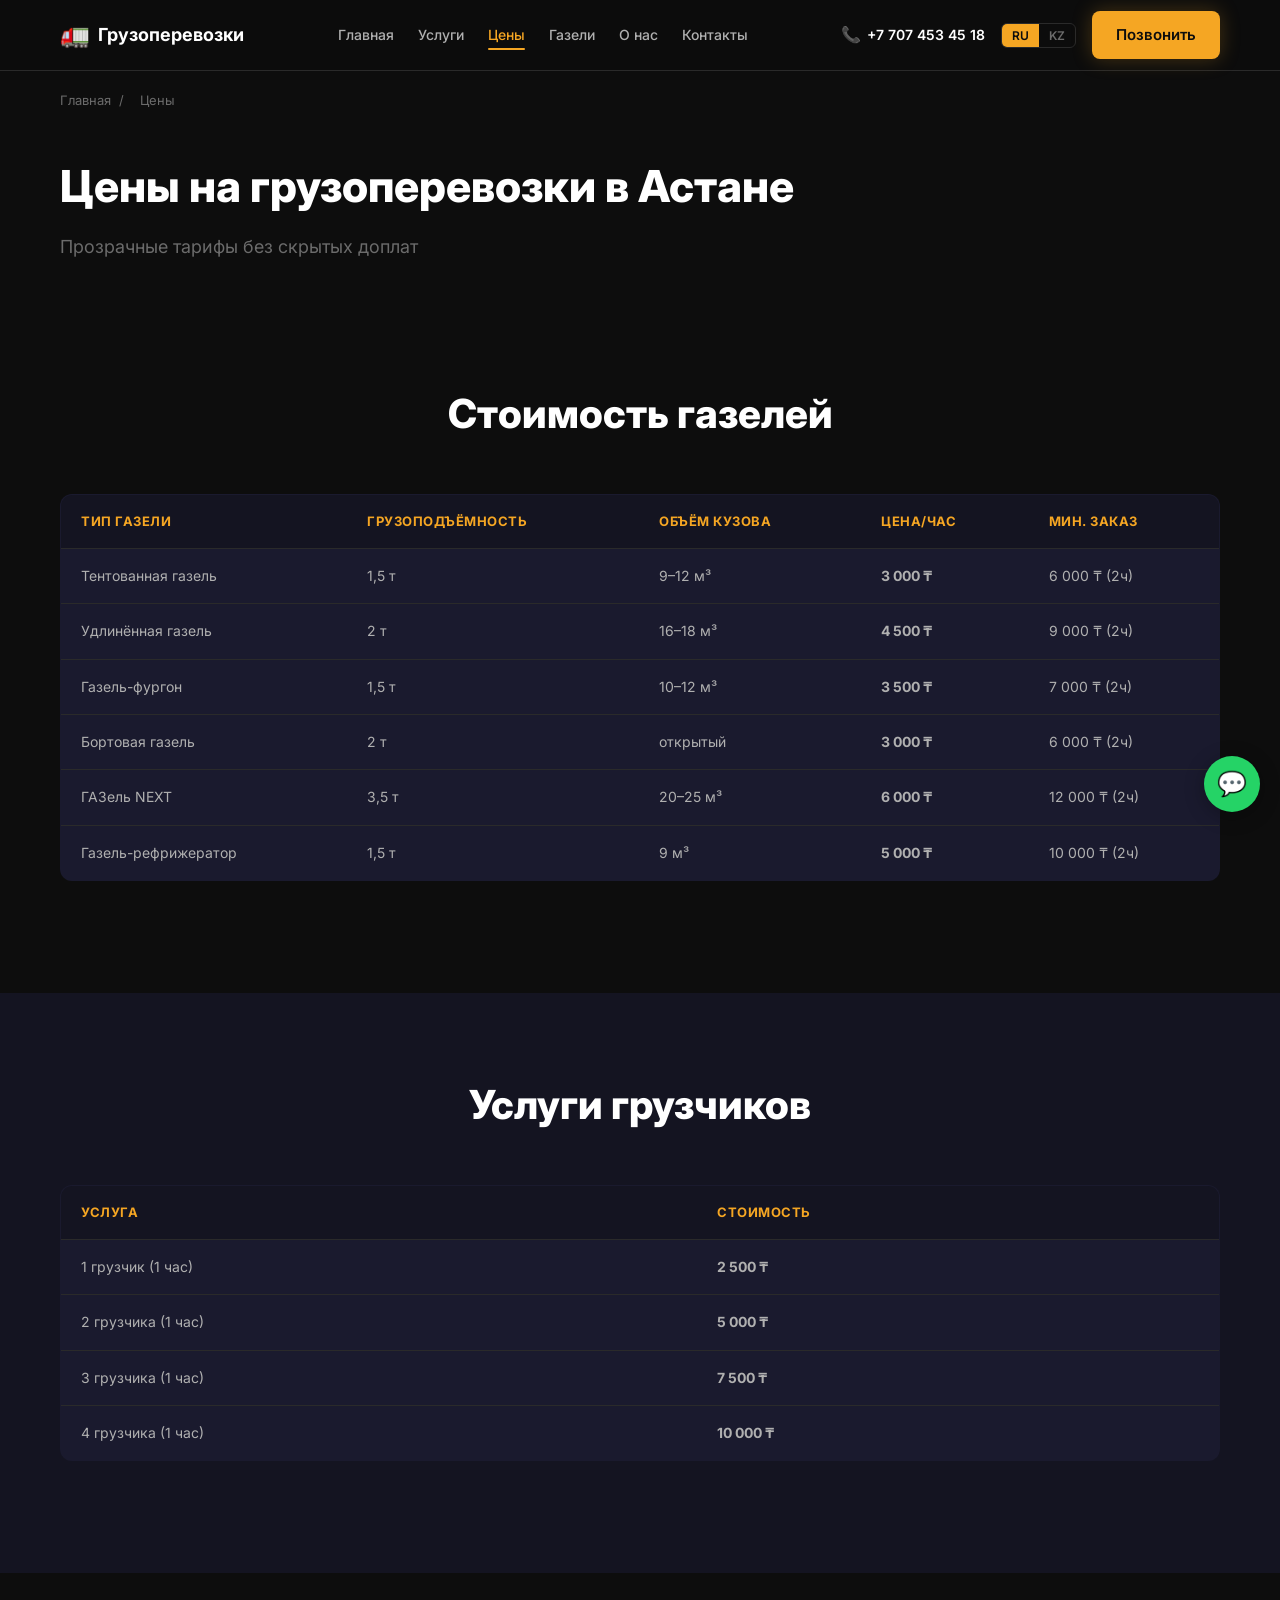
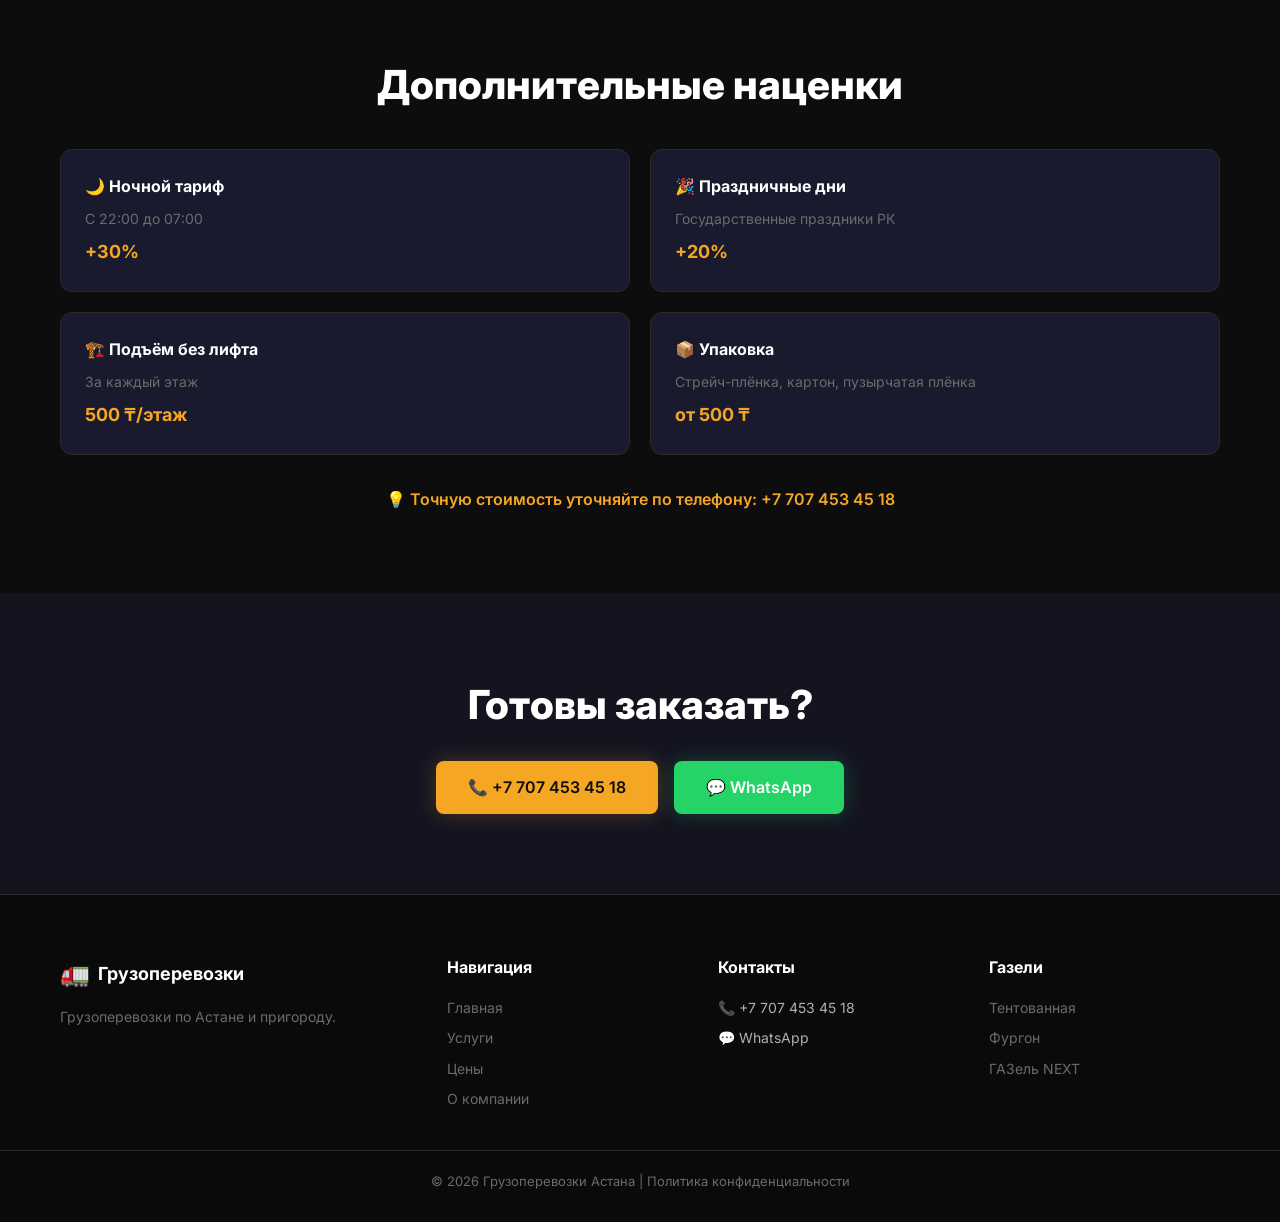
<file: ceny.html>
<!DOCTYPE html>
<html lang="ru">
<head>
    <meta charset="UTF-8">
    <meta name="viewport" content="width=device-width, initial-scale=1.0">
    <title>Цены на грузоперевозки в Астане — Тарифы на газель</title>
    <meta name="description" content="Цены на грузоперевозки в Астане. Тарифы на газель от 3 000 ₸/час. Грузчики от 2 500 ₸/час. Прозрачные цены без скрытых доплат.">
    <link rel="icon" href="https://public-frontend-cos.metadl.com/mgx/img/favicon_atoms.ico" type="image/x-icon">
    <link rel="preconnect" href="https://fonts.googleapis.com">
    <link rel="preconnect" href="https://fonts.gstatic.com" crossorigin>
    <link href="https://fonts.googleapis.com/css2?family=Inter:wght@400;500;600;700;800&amp;display=swap" rel="stylesheet">
    <link rel="stylesheet" href="./style.css">
</head>
<body>

<header class="header" id="header">
    <div class="container header__inner">
        <a href="/" class="logo"><span class="logo__icon">🚛</span><span class="logo__text" data-ru="Грузоперевозки" data-kz="Жүк тасымалдау">Грузоперевозки</span></a>
        <nav class="nav" id="nav">
            <a href="/" class="nav__link" data-ru="Главная" data-kz="Басты бет">Главная</a>
            <a href="uslugi.html" class="nav__link" data-ru="Услуги" data-kz="Қызметтер">Услуги</a>
            <a href="ceny.html" class="nav__link active" data-ru="Цены" data-kz="Бағалар">Цены</a>
            <a href="gazel.html?type=tent" class="nav__link" data-ru="Газели" data-kz="Газельдер">Газели</a>
            <a href="about-contacts.html" class="nav__link" data-ru="О нас" data-kz="Біз туралы">О нас</a>
            <a href="about-contacts.html#contacts" class="nav__link" data-ru="Контакты" data-kz="Байланыс">Контакты</a>
        </nav>
        <div class="header__right">
            <a href="tel:+77074534518" class="header__phone"><span class="phone-icon">📞</span> +7 707 453 45 18</a>
            <div class="lang-switch"><button class="lang-btn active" data-lang="ru">RU</button><button class="lang-btn" data-lang="kz">KZ</button></div>
            <a href="tel:+77074534518" class="btn btn--primary header__cta" data-ru="Позвонить" data-kz="Қоңырау шалу">Позвонить</a>
            <button class="burger" id="burger" aria-label="Меню"><span></span><span></span><span></span></button>
        </div>
    </div>
</header>

<main>
<div class="breadcrumb"><div class="container"><a href="/" data-ru="Главная" data-kz="Басты бет">Главная</a><span>/</span><span data-ru="Цены" data-kz="Бағалар">Цены</span></div></div>

<section class="page-hero"><div class="container">
    <h1 data-ru="Цены на грузоперевозки в Астане" data-kz="Астанадағы жүк тасымалдау бағалары">Цены на грузоперевозки в Астане</h1>
    <p data-ru="Прозрачные тарифы без скрытых доплат" data-kz="Жасырын қосымша төлемсіз ашық тарифтер">Прозрачные тарифы без скрытых доплат</p>
</div></section>

<!-- MAIN PRICE TABLE -->
<section class="section">
    <div class="container">
        <h2 class="section__title animate-up" data-ru="Стоимость газелей" data-kz="Газельдер құны">Стоимость газелей</h2>
        <div style="overflow-x:auto">
        <table class="price-table animate-up">
            <thead>
                <tr>
                    <th data-ru="Тип газели" data-kz="Газель түрі">Тип газели</th>
                    <th data-ru="Грузоподъёмность" data-kz="Жүк көтерімділігі">Грузоподъёмность</th>
                    <th data-ru="Объём кузова" data-kz="Шанақ көлемі">Объём кузова</th>
                    <th data-ru="Цена/час" data-kz="Бағасы/сағ">Цена/час</th>
                    <th data-ru="Мин. заказ" data-kz="Ең аз тапсырыс">Мин. заказ</th>
                </tr>
            </thead>
            <tbody>
                <tr><td data-ru="Тентованная газель" data-kz="Тентті газель">Тентованная газель</td><td>1,5 т</td><td>9–12 м³</td><td class="price-highlight">3 000 ₸</td><td>6 000 ₸ (2ч)</td></tr>
                <tr><td data-ru="Удлинённая газель" data-kz="Ұзартылған газель">Удлинённая газель</td><td>2 т</td><td>16–18 м³</td><td class="price-highlight">4 500 ₸</td><td>9 000 ₸ (2ч)</td></tr>
                <tr><td data-ru="Газель-фургон" data-kz="Газель-фургон">Газель-фургон</td><td>1,5 т</td><td>10–12 м³</td><td class="price-highlight">3 500 ₸</td><td>7 000 ₸ (2ч)</td></tr>
                <tr><td data-ru="Бортовая газель" data-kz="Бортты газель">Бортовая газель</td><td>2 т</td><td>открытый</td><td class="price-highlight">3 000 ₸</td><td>6 000 ₸ (2ч)</td></tr>
                <tr><td>ГАЗель NEXT</td><td>3,5 т</td><td>20–25 м³</td><td class="price-highlight">6 000 ₸</td><td>12 000 ₸ (2ч)</td></tr>
                <tr><td data-ru="Газель-рефрижератор" data-kz="Газель-тоңазытқыш">Газель-рефрижератор</td><td>1,5 т</td><td>9 м³</td><td class="price-highlight">5 000 ₸</td><td>10 000 ₸ (2ч)</td></tr>
            </tbody>
        </table>
        </div>
    </div>
</section>

<!-- MOVERS -->
<section class="section section--alt">
    <div class="container">
        <h2 class="section__title animate-up" data-ru="Услуги грузчиков" data-kz="Жүк тасушылар қызметтері">Услуги грузчиков</h2>
        <div style="overflow-x:auto">
        <table class="price-table animate-up">
            <thead><tr><th data-ru="Услуга" data-kz="Қызмет">Услуга</th><th data-ru="Стоимость" data-kz="Құны">Стоимость</th></tr></thead>
            <tbody>
                <tr><td data-ru="1 грузчик (1 час)" data-kz="1 жүк тасушы (1 сағат)">1 грузчик (1 час)</td><td class="price-highlight">2 500 ₸</td></tr>
                <tr><td data-ru="2 грузчика (1 час)" data-kz="2 жүк тасушы (1 сағат)">2 грузчика (1 час)</td><td class="price-highlight">5 000 ₸</td></tr>
                <tr><td data-ru="3 грузчика (1 час)" data-kz="3 жүк тасушы (1 сағат)">3 грузчика (1 час)</td><td class="price-highlight">7 500 ₸</td></tr>
                <tr><td data-ru="4 грузчика (1 час)" data-kz="4 жүк тасушы (1 сағат)">4 грузчика (1 час)</td><td class="price-highlight">10 000 ₸</td></tr>
            </tbody>
        </table>
        </div>
    </div>
</section>

<!-- SURCHARGES -->
<section class="section">
    <div class="container">
        <h2 class="section__title animate-up" data-ru="Дополнительные наценки" data-kz="Қосымша үстемелер">Дополнительные наценки</h2>
        <div class="surcharge-grid animate-up">
            <div class="surcharge-card">
                <h3 data-ru="🌙 Ночной тариф" data-kz="🌙 Түнгі тариф">🌙 Ночной тариф</h3>
                <p data-ru="С 22:00 до 07:00" data-kz="22:00-ден 07:00-ге дейін">С 22:00 до 07:00</p>
                <div class="price">+30%</div>
            </div>
            <div class="surcharge-card">
                <h3 data-ru="🎉 Праздничные дни" data-kz="🎉 Мереке күндері">🎉 Праздничные дни</h3>
                <p data-ru="Государственные праздники РК" data-kz="ҚР мемлекеттік мерекелері">Государственные праздники РК</p>
                <div class="price">+20%</div>
            </div>
            <div class="surcharge-card">
                <h3 data-ru="🏗️ Подъём без лифта" data-kz="🏗️ Лифтсіз көтеру">🏗️ Подъём без лифта</h3>
                <p data-ru="За каждый этаж" data-kz="Әр қабат үшін">За каждый этаж</p>
                <div class="price">500 ₸/этаж</div>
            </div>
            <div class="surcharge-card">
                <h3 data-ru="📦 Упаковка" data-kz="📦 Орау">📦 Упаковка</h3>
                <p data-ru="Стрейч-плёнка, картон, пузырчатая плёнка" data-kz="Стрейч-пленка, картон, көпіршікті пленка">Стрейч-плёнка, картон, пузырчатая плёнка</p>
                <div class="price" data-ru="от 500 ₸" data-kz="500 ₸-ден">от 500 ₸</div>
            </div>
        </div>
        <p style="text-align:center;margin-top:32px;color:#F5A623;font-weight:600" data-ru="💡 Точную стоимость уточняйте по телефону: +7 707 453 45 18" data-kz="💡 Нақты құнын телефон арқылы нақтылаңыз: +7 707 453 45 18">💡 Точную стоимость уточняйте по телефону: +7 707 453 45 18</p>
    </div>
</section>

<!-- CTA -->
<section class="section section--alt" style="text-align:center">
    <div class="container">
        <h2 class="section__title" data-ru="Готовы заказать?" data-kz="Тапсырыс беруге дайынсыз ба?">Готовы заказать?</h2>
        <div style="display:flex;gap:16px;justify-content:center;flex-wrap:wrap;margin-top:24px">
            <a href="tel:+77074534518" class="btn btn--primary btn--lg">📞 +7 707 453 45 18</a>
            <a href="https://wa.me/77074534518" target="_blank" rel="noopener" class="btn btn--whatsapp btn--lg">💬 WhatsApp</a>
        </div>
    </div>
</section>

</main>

<footer class="footer">
    <div class="container footer__inner">
        <div class="footer__col"><a href="/" class="logo"><span class="logo__icon">🚛</span><span class="logo__text">Грузоперевозки</span></a><p class="footer__desc">Грузоперевозки по Астане и пригороду.</p></div>
        <div class="footer__col"><h4>Навигация</h4><nav class="footer__nav"><a href="/">Главная</a><a href="uslugi.html">Услуги</a><a href="ceny.html">Цены</a><a href="about-contacts.html">О компании</a></nav></div>
        <div class="footer__col"><h4>Контакты</h4><div class="footer__contact"><a href="tel:+77074534518">📞 +7 707 453 45 18</a><a href="https://wa.me/77074534518" target="_blank" rel="noopener">💬 WhatsApp</a></div></div>
        <div class="footer__col"><h4>Газели</h4><nav class="footer__nav"><a href="gazel.html?type=tent">Тентованная</a><a href="gazel.html?type=furgon">Фургон</a><a href="gazel.html?type=next">ГАЗель NEXT</a></nav></div>
    </div>
    <div class="footer__bottom"><div class="container"><p>© 2026 Грузоперевозки Астана | <a href="privacy.html">Политика конфиденциальности</a></p></div></div>
</footer>

<div class="floating-btns"><a href="https://wa.me/77074534518" target="_blank" rel="noopener" class="float-btn float-btn--whatsapp">💬</a><button class="float-btn float-btn--top">↑</button></div>
<a href="tel:+77074534518" class="float-call">📞 Позвонить +7 707 453 45 18</a>

<script type="module" src="./script.js"></script>
</body>
</html>
</file>
<file: style.css>
/* ===== RESET & BASE ===== */
*,*::before,*::after{box-sizing:border-box;margin:0;padding:0}
html{scroll-behavior:smooth;font-size:16px}
body{font-family:'Inter',sans-serif;background:#0D0D0D;color:#B0B0B0;line-height:1.6;overflow-x:hidden}
a{color:inherit;text-decoration:none}
img{max-width:100%;height:auto;display:block}
ul,ol{list-style:none}
button,input,select,textarea{font-family:inherit;font-size:inherit;border:none;outline:none;background:none;color:inherit}
.container{max-width:1200px;margin:0 auto;padding:0 20px}
.text-center{text-align:center}
.mt-40{margin-top:40px}

/* ===== HEADER ===== */
.header{position:fixed;top:0;left:0;width:100%;z-index:1000;background:rgba(13,13,13,.85);backdrop-filter:blur(12px);-webkit-backdrop-filter:blur(12px);border-bottom:1px solid #2A2A2A;transition:background .3s}
.header__inner{display:flex;align-items:center;justify-content:space-between;height:70px;gap:16px}
.logo{display:flex;align-items:center;gap:8px;font-size:18px;font-weight:700;color:#fff;white-space:nowrap}
.logo__icon{font-size:24px}
.nav{display:flex;gap:24px}
.nav__link{color:#B0B0B0;font-size:14px;font-weight:500;transition:color .3s;position:relative}
.nav__link:hover,.nav__link.active{color:#F5A623}
.nav__link.active::after{content:'';position:absolute;bottom:-4px;left:0;width:100%;height:2px;background:#F5A623;border-radius:2px}
.header__right{display:flex;align-items:center;gap:16px}
.header__phone{color:#fff;font-weight:600;font-size:14px;white-space:nowrap;display:flex;align-items:center;gap:6px;transition:color .3s}
.header__phone:hover{color:#F5A623}
.phone-icon{font-size:16px}
.lang-switch{display:flex;border:1px solid #2A2A2A;border-radius:6px;overflow:hidden}
.lang-btn{padding:4px 10px;font-size:12px;font-weight:600;color:#6B6B6B;cursor:pointer;transition:all .3s;background:transparent}
.lang-btn.active{background:#F5A623;color:#0D0D0D}
.lang-btn:hover:not(.active){color:#fff}
.header__cta{font-size:13px;padding:8px 16px}
.burger{display:none;flex-direction:column;gap:5px;cursor:pointer;padding:4px}
.burger span{display:block;width:24px;height:2px;background:#fff;border-radius:2px;transition:all .3s}
.burger.active span:nth-child(1){transform:rotate(45deg) translate(5px,5px)}
.burger.active span:nth-child(2){opacity:0}
.burger.active span:nth-child(3){transform:rotate(-45deg) translate(5px,-5px)}

/* ===== BUTTONS ===== */
.btn{display:inline-flex;align-items:center;justify-content:center;gap:8px;padding:12px 24px;border-radius:8px;font-weight:600;font-size:15px;cursor:pointer;transition:all .3s;white-space:nowrap}
.btn--primary{background:#F5A623;color:#0D0D0D;box-shadow:0 0 20px rgba(245,166,35,.25)}
.btn--primary:hover{background:#ffb940;box-shadow:0 0 30px rgba(245,166,35,.4);transform:translateY(-2px)}
.btn--outline{border:1px solid #F5A623;color:#F5A623;background:transparent}
.btn--outline:hover{background:rgba(245,166,35,.1);transform:translateY(-2px)}
.btn--whatsapp{background:#25D366;color:#fff;box-shadow:0 0 20px rgba(37,211,102,.25)}
.btn--whatsapp:hover{background:#2be06f;box-shadow:0 0 30px rgba(37,211,102,.4);transform:translateY(-2px)}
.btn--whatsapp svg{width:20px;height:20px}
.btn--lg{padding:14px 32px;font-size:16px}
.btn--sm{padding:8px 16px;font-size:13px}

/* ===== HERO ===== */
.hero{position:relative;min-height:100vh;display:flex;align-items:center;padding-top:70px;overflow:hidden}
.hero__bg{position:absolute;inset:0}
.hero__bg img{width:100%;height:100%;object-fit:cover}
.hero__overlay{position:absolute;inset:0;background:linear-gradient(to bottom,rgba(13,13,13,.7) 0%,rgba(13,13,13,.85) 60%,#0D0D0D 100%)}
.hero__content{position:relative;z-index:2;max-width:700px;padding:60px 0}
.hero__title{font-size:clamp(28px,5vw,52px);font-weight:800;color:#fff;line-height:1.15;margin-bottom:16px}
.hero__subtitle{font-size:clamp(16px,2.5vw,22px);color:#B0B0B0;margin-bottom:32px}
.hero__actions{display:flex;gap:16px;flex-wrap:wrap;margin-bottom:24px}
.hero__counter{display:inline-flex;align-items:center;gap:8px;background:rgba(245,166,35,.1);border:1px solid rgba(245,166,35,.2);border-radius:8px;padding:8px 16px;font-size:14px;color:#F5A623}

/* ===== SECTIONS ===== */
.section{padding:80px 0}
.section--alt{background:#141421}
.section__title{font-size:clamp(24px,4vw,40px);font-weight:800;color:#fff;text-align:center;margin-bottom:16px}
.section__subtitle{font-size:18px;text-align:center;margin-bottom:48px;color:#6B6B6B}

/* ===== ADVANTAGES ===== */
.advantages__grid{display:grid;grid-template-columns:repeat(3,1fr);gap:24px;margin-top:48px}
.advantage-card{background:#1A1A2E;border:1px solid #2A2A2A;border-radius:12px;padding:32px 24px;text-align:center;transition:all .4s}
.advantage-card:hover{transform:translateY(-8px);box-shadow:0 8px 40px rgba(0,201,167,.1);border-color:#00C9A7}
.advantage-card__icon{font-size:40px;margin-bottom:16px}
.advantage-card__title{font-size:18px;font-weight:700;color:#fff;margin-bottom:8px}
.advantage-card__text{font-size:14px;color:#6B6B6B}

/* ===== GAZELLE TYPES ===== */
.gazelle-grid{display:grid;grid-template-columns:repeat(3,1fr);gap:24px;margin-top:48px}
.gazelle-card{background:#1A1A2E;border:1px solid #2A2A2A;border-radius:12px;overflow:hidden;transition:all .4s;position:relative}
.gazelle-card:hover{transform:translateY(-8px);box-shadow:0 12px 40px rgba(245,166,35,.12);border-color:rgba(245,166,35,.3)}
.gazelle-card__badge{position:absolute;top:12px;left:12px;z-index:2;background:#F5A623;color:#0D0D0D;font-size:11px;font-weight:700;padding:4px 12px;border-radius:20px;text-transform:uppercase}
.gazelle-card__img{height:200px;overflow:hidden;background:#111}
.gazelle-card__img img{width:100%;height:100%;object-fit:cover;transition:transform .5s}
.gazelle-card:hover .gazelle-card__img img{transform:scale(1.05)}
.gazelle-card__body{padding:20px}
.gazelle-card__title{font-size:18px;font-weight:700;color:#fff;margin-bottom:8px}
.gazelle-card__specs{display:flex;gap:16px;font-size:13px;color:#6B6B6B;margin-bottom:12px}
.gazelle-card__price{font-size:20px;font-weight:800;color:#F5A623;margin-bottom:16px}

/* ===== CALCULATOR ===== */
.calc-wrapper{display:grid;grid-template-columns:1fr 1fr;gap:40px;background:#1A1A2E;border:1px solid #2A2A2A;border-radius:16px;padding:40px;margin-top:48px}
.calc-form{display:flex;flex-direction:column;gap:20px}
.calc-field label{display:block;font-size:13px;font-weight:600;color:#fff;margin-bottom:6px}
.calc-field select{width:100%;padding:12px 16px;background:#0D0D0D;border:1px solid #2A2A2A;border-radius:8px;color:#fff;font-size:14px;cursor:pointer;transition:border-color .3s;-webkit-appearance:none;appearance:none;background-image:url("data:image/svg+xml,%3Csvg xmlns='http://www.w3.org/2000/svg' width='12' height='8' viewBox='0 0 12 8'%3E%3Cpath d='M1 1l5 5 5-5' stroke='%236B6B6B' stroke-width='2' fill='none'/%3E%3C/svg%3E");background-repeat:no-repeat;background-position:right 16px center}
.calc-field select:focus{border-color:#F5A623}
.calc-result{display:flex;flex-direction:column;align-items:center;justify-content:center;text-align:center;gap:16px}
.calc-result__label{font-size:14px;color:#6B6B6B}
.calc-result__price{font-size:48px;font-weight:800;color:#F5A623;text-shadow:0 0 30px rgba(245,166,35,.3)}
.calc-result__note{font-size:12px;color:#6B6B6B}

/* ===== STEPS ===== */
.steps{display:flex;align-items:flex-start;justify-content:center;gap:16px;margin-top:48px;flex-wrap:wrap}
.step{text-align:center;flex:1;min-width:180px;position:relative}
.step__number{width:40px;height:40px;border-radius:50%;background:#F5A623;color:#0D0D0D;font-weight:800;font-size:18px;display:flex;align-items:center;justify-content:center;margin:0 auto 12px}
.step__icon{font-size:32px;margin-bottom:8px}
.step__title{font-size:16px;font-weight:700;color:#fff;margin-bottom:4px}
.step__text{font-size:13px;color:#6B6B6B}
.step__arrow{color:#2A2A2A;font-size:32px;display:flex;align-items:center;padding-top:20px}

/* ===== SERVICES ===== */
.services__grid{display:grid;grid-template-columns:repeat(3,1fr);gap:24px;margin-top:48px}
.service-card{background:#1A1A2E;border:1px solid #2A2A2A;border-radius:12px;padding:28px 24px;transition:all .4s}
.service-card:hover{transform:translateY(-6px);box-shadow:0 8px 32px rgba(0,201,167,.1);border-color:#00C9A7}
.service-card__icon{font-size:36px;margin-bottom:12px}
.service-card h3{font-size:18px;font-weight:700;color:#fff;margin-bottom:8px}
.service-card p{font-size:14px;color:#6B6B6B;margin-bottom:12px}
.service-card__price{font-size:16px;font-weight:700;color:#F5A623}

/* ===== REVIEWS ===== */
.reviews__slider{position:relative;margin-top:48px;overflow:hidden}
.reviews__track{display:flex;gap:24px;transition:transform .5s ease;padding:8px 0}
.review-card{min-width:calc(33.333% - 16px);background:#1A1A2E;border:1px solid #2A2A2A;border-radius:12px;padding:28px;flex-shrink:0}
.review-card__stars{color:#F5A623;font-size:18px;margin-bottom:12px;letter-spacing:2px}
.review-card__text{font-size:14px;line-height:1.7;margin-bottom:16px;font-style:italic}
.review-card__author{display:flex;align-items:center;gap:12px}
.review-card__avatar{width:40px;height:40px;border-radius:50%;background:linear-gradient(135deg,#F5A623,#00C9A7);display:flex;align-items:center;justify-content:center;color:#0D0D0D;font-weight:700;font-size:16px;flex-shrink:0}
.review-card__author strong{display:block;color:#fff;font-size:14px}
.review-card__author span{font-size:12px;color:#6B6B6B}
.reviews__nav{display:flex;justify-content:center;gap:12px;margin-top:24px}
.reviews__btn{width:44px;height:44px;border-radius:50%;border:1px solid #2A2A2A;color:#fff;font-size:20px;cursor:pointer;transition:all .3s;display:flex;align-items:center;justify-content:center;background:transparent}
.reviews__btn:hover{border-color:#F5A623;color:#F5A623;background:rgba(245,166,35,.1)}

/* ===== FAQ ===== */
.faq__list{max-width:800px;margin:48px auto 0;display:flex;flex-direction:column;gap:12px}
.faq-item{background:#1A1A2E;border:1px solid #2A2A2A;border-radius:12px;overflow:hidden;transition:border-color .3s}
.faq-item.active{border-color:rgba(245,166,35,.3)}
.faq-item__question{width:100%;padding:20px 24px;text-align:left;font-size:16px;font-weight:600;color:#fff;cursor:pointer;display:flex;justify-content:space-between;align-items:center;transition:color .3s;background:transparent}
.faq-item__question::after{content:'+';font-size:24px;color:#F5A623;transition:transform .3s}
.faq-item.active .faq-item__question::after{transform:rotate(45deg)}
.faq-item__question:hover{color:#F5A623}
.faq-item__answer{max-height:0;overflow:hidden;transition:max-height .4s ease,padding .4s ease}
.faq-item__answer p{padding:0 24px 20px;font-size:14px;line-height:1.7}

/* ===== ORDER FORM ===== */
.order-form__form{max-width:700px;margin:48px auto 0}
.form-row{display:grid;grid-template-columns:1fr 1fr;gap:20px;margin-bottom:20px}
.form-field label{display:block;font-size:13px;font-weight:600;color:#fff;margin-bottom:6px}
.form-field input,.form-field select,.form-field textarea{width:100%;padding:12px 16px;background:#0D0D0D;border:1px solid #2A2A2A;border-radius:8px;color:#fff;font-size:14px;transition:border-color .3s}
.form-field input:focus,.form-field select:focus,.form-field textarea:focus{border-color:#F5A623}
.form-field input::placeholder,.form-field textarea::placeholder{color:#6B6B6B}
.form-field textarea{resize:vertical}
.form-field select{-webkit-appearance:none;appearance:none;background-image:url("data:image/svg+xml,%3Csvg xmlns='http://www.w3.org/2000/svg' width='12' height='8' viewBox='0 0 12 8'%3E%3Cpath d='M1 1l5 5 5-5' stroke='%236B6B6B' stroke-width='2' fill='none'/%3E%3C/svg%3E");background-repeat:no-repeat;background-position:right 16px center;cursor:pointer}
.form-consent{margin-bottom:24px}
.checkbox-label{display:flex;align-items:flex-start;gap:10px;font-size:13px;cursor:pointer}
.checkbox-label input[type="checkbox"]{width:18px;height:18px;accent-color:#F5A623;flex-shrink:0;margin-top:2px}
.checkbox-label a{color:#F5A623;text-decoration:underline}
.form-success{text-align:center;padding:32px;background:rgba(0,201,167,.1);border:1px solid rgba(0,201,167,.3);border-radius:12px;margin-top:24px}
.form-success__icon{font-size:48px;margin-bottom:12px}
.form-success p{color:#00C9A7;font-weight:600;font-size:16px}
.form-field.error input,.form-field.error select,.form-field.error textarea{border-color:#ff4444}

/* ===== MAP ===== */
.map-wrapper{border-radius:12px;overflow:hidden;border:1px solid #2A2A2A;margin-top:48px}

/* ===== FOOTER ===== */
.footer{background:#0a0a0a;border-top:1px solid #2A2A2A;padding:60px 0 30px}
.footer__inner{display:grid;grid-template-columns:1.5fr 1fr 1fr 1fr;gap:40px}
.footer__col h4{color:#fff;font-size:16px;font-weight:700;margin-bottom:16px}
.footer__desc{font-size:14px;color:#6B6B6B;margin-top:12px}
.footer__nav{display:flex;flex-direction:column;gap:8px}
.footer__nav a{font-size:14px;color:#6B6B6B;transition:color .3s}
.footer__nav a:hover{color:#F5A623}
.footer__contact{display:flex;flex-direction:column;gap:8px;font-size:14px}
.footer__contact a{color:#B0B0B0;transition:color .3s}
.footer__contact a:hover{color:#F5A623}
.footer__bottom{border-top:1px solid #2A2A2A;margin-top:40px;padding-top:20px;text-align:center;font-size:13px;color:#6B6B6B}

/* ===== FLOATING BUTTONS ===== */
.floating-btns{position:fixed;bottom:20px;right:20px;z-index:999;display:flex;flex-direction:column;gap:12px}
.float-btn{width:56px;height:56px;border-radius:50%;display:flex;align-items:center;justify-content:center;font-size:24px;cursor:pointer;transition:all .3s;border:none;box-shadow:0 4px 20px rgba(0,0,0,.3)}
.float-btn--whatsapp{background:#25D366;color:#fff}
.float-btn--whatsapp:hover{transform:scale(1.1);box-shadow:0 4px 30px rgba(37,211,102,.4)}
.float-btn--top{background:#1A1A2E;color:#fff;border:1px solid #2A2A2A;opacity:0;pointer-events:none;transition:all .3s}
.float-btn--top.visible{opacity:1;pointer-events:auto}
.float-btn--top:hover{border-color:#F5A623;color:#F5A623}
.float-call{position:fixed;bottom:0;left:0;width:100%;z-index:999;background:#F5A623;color:#0D0D0D;font-weight:700;font-size:16px;padding:14px;text-align:center;display:none;gap:8px;align-items:center;justify-content:center;box-shadow:0 -4px 20px rgba(0,0,0,.3)}
.float-call:hover{background:#ffb940}

/* ===== SCROLL ANIMATIONS ===== */
.animate-up{opacity:0;transform:translateY(30px);transition:opacity .6s ease,transform .6s ease}
.animate-up.visible{opacity:1;transform:translateY(0)}

/* ===== EXIT POPUP ===== */
.exit-popup{position:fixed;inset:0;z-index:10000;background:rgba(0,0,0,.7);backdrop-filter:blur(4px);display:none;align-items:center;justify-content:center}
.exit-popup.active{display:flex}
.exit-popup__box{background:#1A1A2E;border:1px solid #2A2A2A;border-radius:16px;padding:40px;max-width:460px;width:90%;text-align:center;position:relative;animation:popIn .3s ease}
@keyframes popIn{from{transform:scale(.9);opacity:0}to{transform:scale(1);opacity:1}}
.exit-popup__close{position:absolute;top:12px;right:16px;font-size:24px;color:#6B6B6B;cursor:pointer;background:transparent;border:none}
.exit-popup__close:hover{color:#fff}
.exit-popup__title{font-size:24px;font-weight:800;color:#fff;margin-bottom:8px}
.exit-popup__text{font-size:14px;color:#B0B0B0;margin-bottom:24px}
.exit-popup__discount{font-size:36px;font-weight:800;color:#F5A623;margin-bottom:24px;text-shadow:0 0 20px rgba(245,166,35,.3)}

/* ===== LIGHTBOX ===== */
.lightbox{position:fixed;inset:0;z-index:10001;background:rgba(0,0,0,.9);display:none;align-items:center;justify-content:center}
.lightbox.active{display:flex}
.lightbox__img{max-width:90%;max-height:85vh;border-radius:8px}
.lightbox__close{position:absolute;top:20px;right:20px;font-size:32px;color:#fff;cursor:pointer;background:transparent;border:none}
.lightbox__nav{position:absolute;top:50%;transform:translateY(-50%);font-size:40px;color:#fff;cursor:pointer;background:rgba(255,255,255,.1);border:none;border-radius:50%;width:50px;height:50px;display:flex;align-items:center;justify-content:center}
.lightbox__nav--prev{left:20px}
.lightbox__nav--next{right:20px}
.lightbox__nav:hover{background:rgba(245,166,35,.2);color:#F5A623}

/* ===== GAZEL DETAIL PAGE ===== */
.gazel-hero{padding:100px 0 60px;background:#141421}
.gazel-hero__inner{display:grid;grid-template-columns:1fr 1fr;gap:40px;align-items:center}
.gazel-hero__img{border-radius:12px;overflow:hidden;border:1px solid #2A2A2A}
.gazel-hero__img img{width:100%;height:auto}
.gazel-hero__info h1{font-size:clamp(24px,4vw,40px);font-weight:800;color:#fff;margin-bottom:8px}
.gazel-hero__price{font-size:28px;font-weight:800;color:#F5A623;margin-bottom:16px}
.gazel-hero__desc{font-size:16px;margin-bottom:24px}
.specs-table{width:100%;border-collapse:collapse;margin:32px 0}
.specs-table th,.specs-table td{padding:12px 16px;text-align:left;border-bottom:1px solid #2A2A2A;font-size:14px}
.specs-table th{color:#6B6B6B;font-weight:500;width:40%}
.specs-table td{color:#fff;font-weight:600}
.gallery-grid{display:grid;grid-template-columns:repeat(4,1fr);gap:12px;margin-top:32px}
.gallery-grid img{border-radius:8px;cursor:pointer;border:1px solid #2A2A2A;transition:all .3s;aspect-ratio:3/2;object-fit:cover;width:100%}
.gallery-grid img:hover{border-color:#F5A623;transform:scale(1.03)}
.tariff-table{width:100%;border-collapse:collapse;margin:32px 0}
.tariff-table th,.tariff-table td{padding:14px 16px;text-align:left;border-bottom:1px solid #2A2A2A;font-size:14px}
.tariff-table th{background:#141421;color:#6B6B6B;font-weight:600}
.tariff-table td{color:#B0B0B0}
.tariff-table tr:hover td{color:#fff}
.suitable-list{display:grid;grid-template-columns:repeat(2,1fr);gap:12px;margin:24px 0}
.suitable-list li{display:flex;align-items:center;gap:8px;font-size:14px;color:#B0B0B0}
.suitable-list li span{font-size:18px}

/* ===== PRICES PAGE ===== */
.price-table{width:100%;border-collapse:collapse;margin:32px 0;background:#1A1A2E;border-radius:12px;overflow:hidden;border:1px solid #2A2A2A}
.price-table th,.price-table td{padding:16px 20px;text-align:left;border-bottom:1px solid #2A2A2A;font-size:14px}
.price-table th{background:#141421;color:#F5A623;font-weight:700;font-size:13px;text-transform:uppercase;letter-spacing:.5px}
.price-table td{color:#B0B0B0}
.price-table tr:hover td{color:#fff;background:rgba(245,166,35,.03)}
.price-highlight{color:#F5A623;font-weight:700}
.surcharge-grid{display:grid;grid-template-columns:repeat(2,1fr);gap:20px;margin-top:32px}
.surcharge-card{background:#1A1A2E;border:1px solid #2A2A2A;border-radius:12px;padding:24px}
.surcharge-card h3{color:#fff;font-size:16px;font-weight:700;margin-bottom:8px}
.surcharge-card p{font-size:14px;color:#6B6B6B}
.surcharge-card .price{color:#F5A623;font-weight:700;font-size:18px;margin-top:8px}

/* ===== ABOUT PAGE ===== */
.stats-grid{display:grid;grid-template-columns:repeat(4,1fr);gap:24px;margin:48px 0}
.stat-card{text-align:center;padding:32px 16px;background:#1A1A2E;border:1px solid #2A2A2A;border-radius:12px}
.stat-card__number{font-size:40px;font-weight:800;color:#F5A623;margin-bottom:4px}
.stat-card__label{font-size:14px;color:#6B6B6B}
.about-text{max-width:800px;margin:0 auto;font-size:16px;line-height:1.8}
.about-text p{margin-bottom:16px}
.about-img{border-radius:12px;overflow:hidden;border:1px solid #2A2A2A;margin:40px 0}
.tabs{display:flex;gap:4px;margin-bottom:40px;justify-content:center}
.tab-btn{padding:12px 32px;border-radius:8px;font-weight:600;font-size:15px;cursor:pointer;transition:all .3s;color:#6B6B6B;background:transparent;border:1px solid #2A2A2A}
.tab-btn.active{background:#F5A623;color:#0D0D0D;border-color:#F5A623}
.tab-btn:hover:not(.active){color:#fff;border-color:#fff}
.tab-content{display:none}
.tab-content.active{display:block}
.contact-grid{display:grid;grid-template-columns:1fr 1fr;gap:40px;margin-top:32px}
.contact-info{display:flex;flex-direction:column;gap:20px}
.contact-item{display:flex;align-items:flex-start;gap:12px;padding:16px;background:#1A1A2E;border:1px solid #2A2A2A;border-radius:12px}
.contact-item__icon{font-size:24px;flex-shrink:0}
.contact-item h4{color:#fff;font-size:15px;font-weight:600;margin-bottom:4px}
.contact-item p,.contact-item a{font-size:14px;color:#B0B0B0}
.contact-item a:hover{color:#F5A623}

/* ===== BREADCRUMB ===== */
.breadcrumb{padding:90px 0 20px;font-size:13px;color:#6B6B6B}
.breadcrumb a{color:#6B6B6B;transition:color .3s}
.breadcrumb a:hover{color:#F5A623}
.breadcrumb span{margin:0 8px}

/* ===== PAGE HERO ===== */
.page-hero{padding:20px 0 40px}
.page-hero h1{font-size:clamp(28px,4vw,44px);font-weight:800;color:#fff;margin-bottom:12px}
.page-hero p{font-size:18px;color:#6B6B6B;max-width:600px}

/* ===== RESPONSIVE ===== */
@media(max-width:1024px){
    .advantages__grid,.gazelle-grid,.services__grid{grid-template-columns:repeat(2,1fr)}
    .footer__inner{grid-template-columns:1fr 1fr;gap:32px}
    .calc-wrapper{grid-template-columns:1fr}
    .gazel-hero__inner{grid-template-columns:1fr}
    .gallery-grid{grid-template-columns:repeat(2,1fr)}
    .stats-grid{grid-template-columns:repeat(2,1fr)}
    .contact-grid{grid-template-columns:1fr}
    .surcharge-grid{grid-template-columns:1fr}
    .review-card{min-width:calc(50% - 12px)}
}
@media(max-width:768px){
    .nav{position:fixed;top:70px;left:0;width:100%;background:#0D0D0D;flex-direction:column;padding:20px;gap:16px;transform:translateY(-120%);transition:transform .3s;border-bottom:1px solid #2A2A2A}
    .nav.active{transform:translateY(0)}
    .burger{display:flex}
    .header__cta{display:none}
    .header__phone{font-size:12px}
    .hero__content{padding:40px 0}
    .advantages__grid,.gazelle-grid,.services__grid{grid-template-columns:1fr}
    .form-row{grid-template-columns:1fr}
    .footer__inner{grid-template-columns:1fr;gap:24px}
    .steps{flex-direction:column;align-items:center}
    .step__arrow{transform:rotate(90deg);padding:0}
    .float-call{display:flex}
    .review-card{min-width:calc(100% - 0px)}
    .tabs{flex-direction:column;align-items:stretch}
    .price-table{font-size:12px}
    .price-table th,.price-table td{padding:10px 12px}
    .suitable-list{grid-template-columns:1fr}
}
@media(max-width:480px){
    .hero__actions{flex-direction:column}
    .hero__actions .btn{width:100%;justify-content:center}
    .calc-result__price{font-size:36px}
    .lang-switch{margin-right:0}
}
</file>
